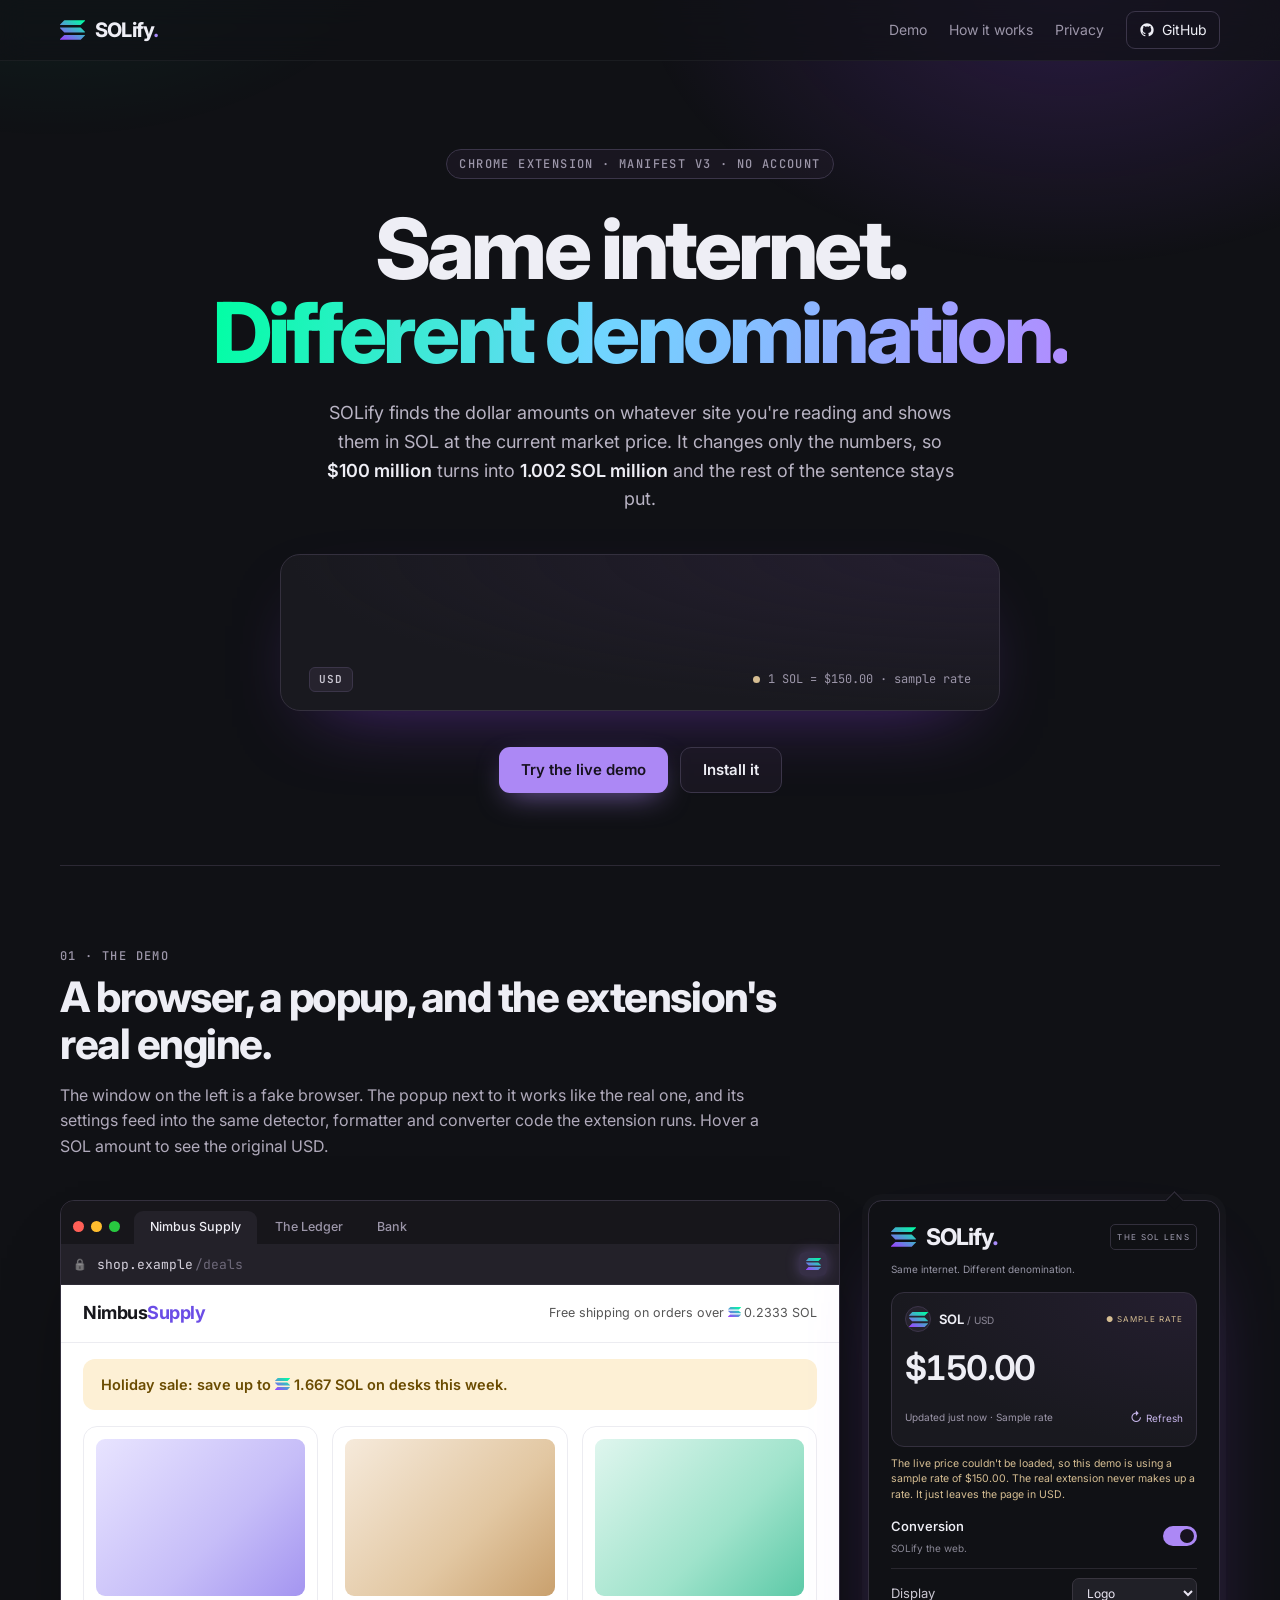
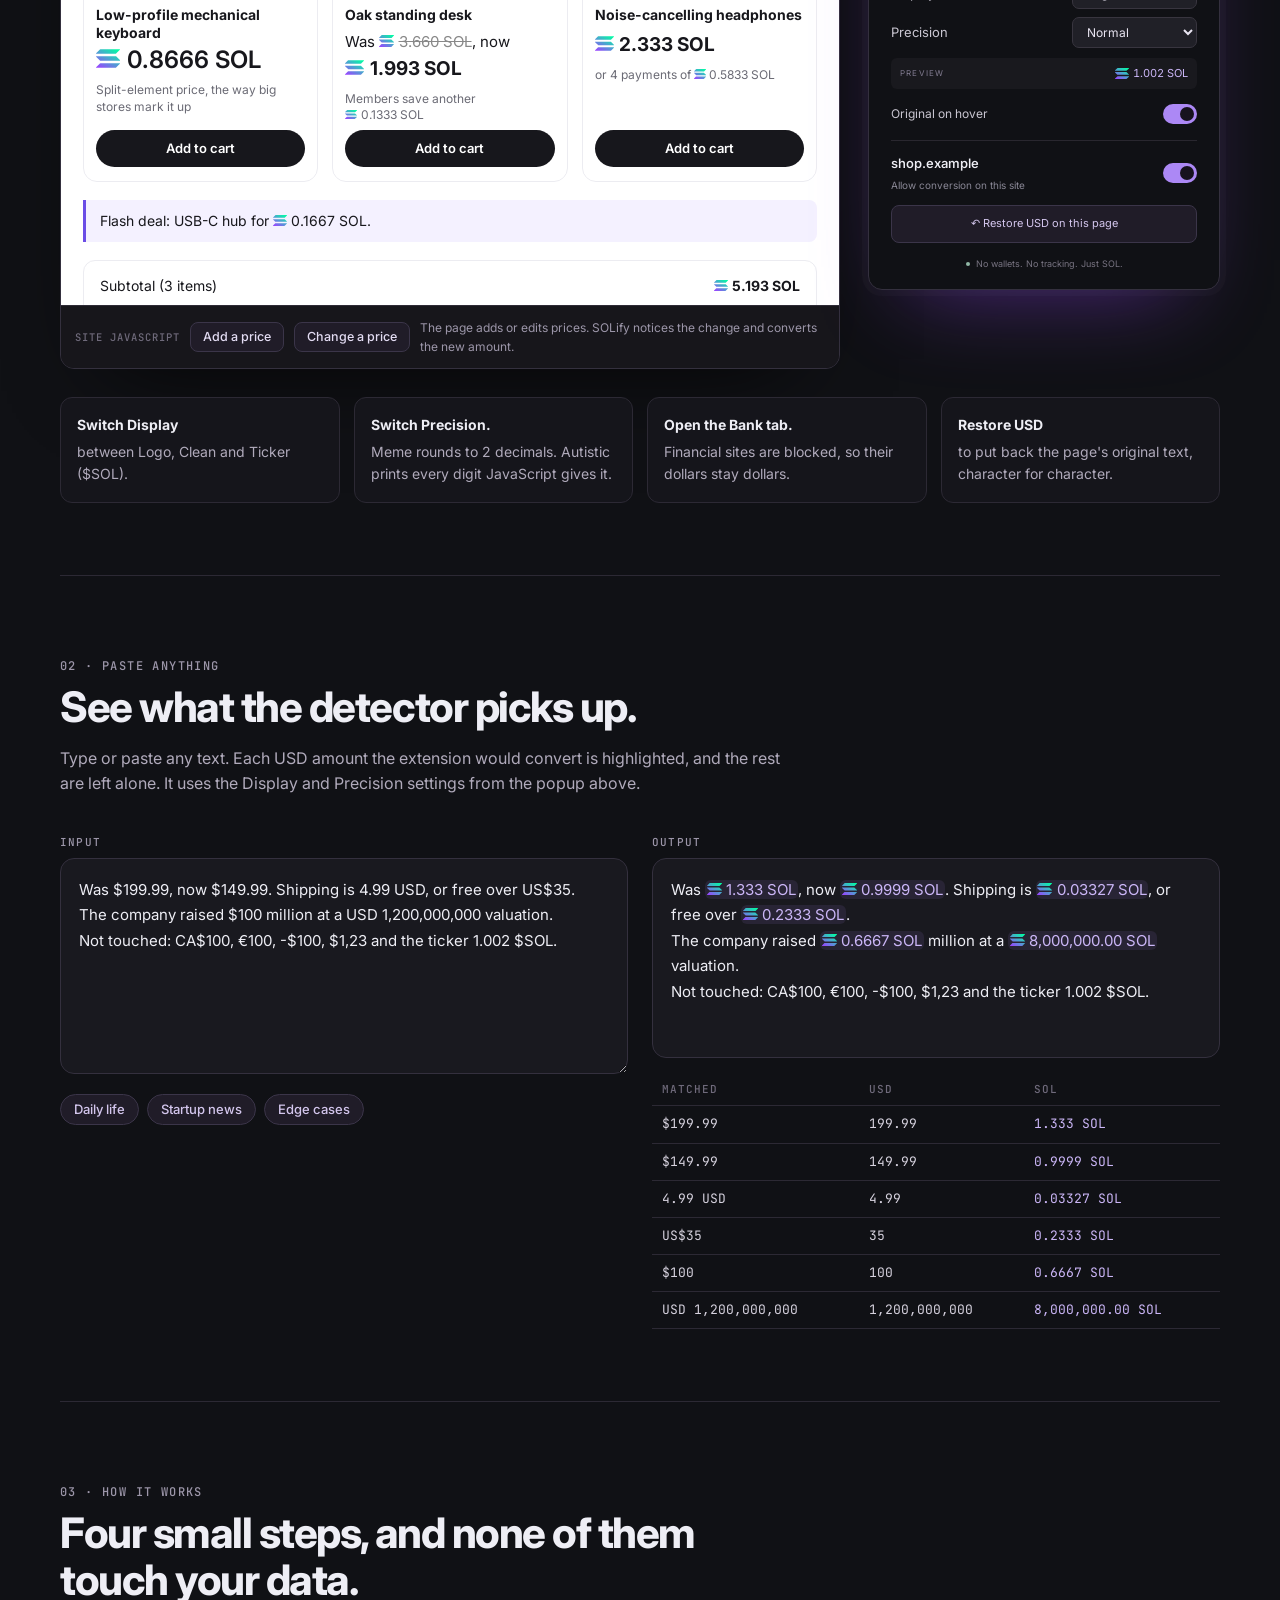
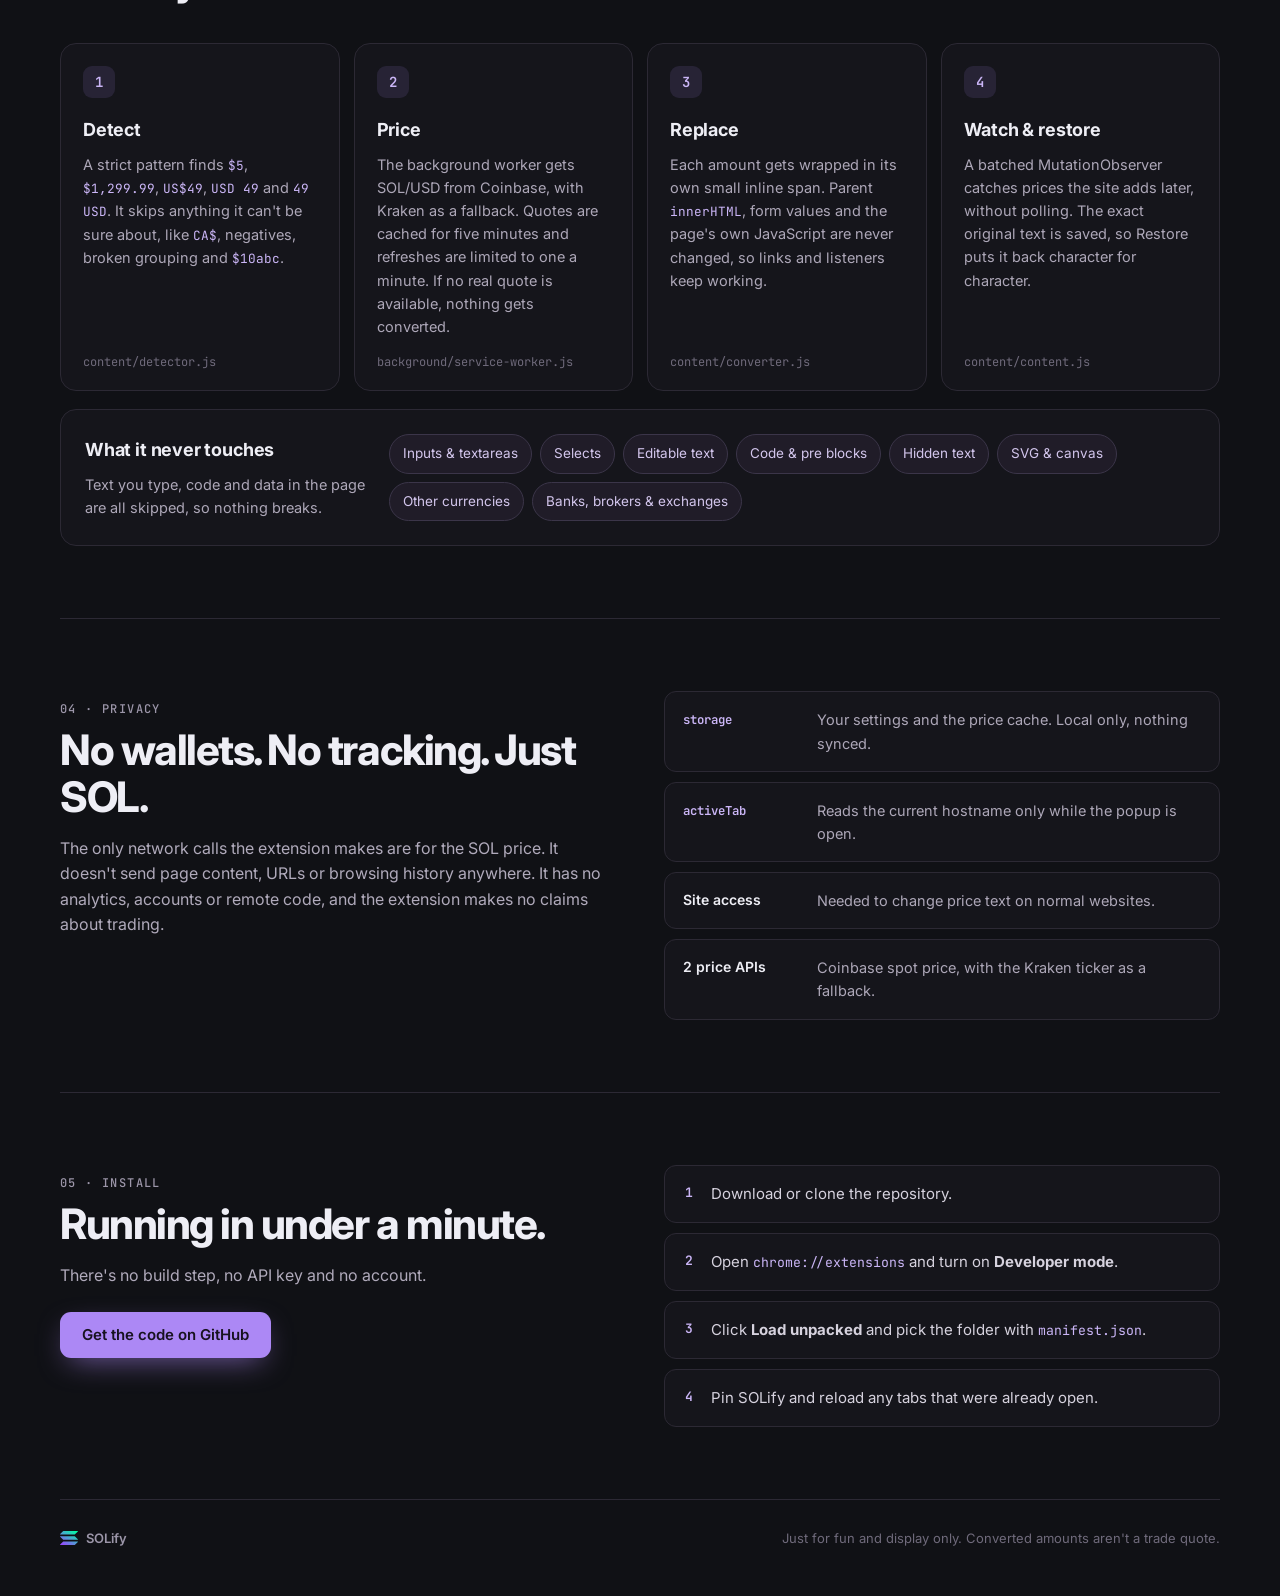
<file: demo-site/index.html>
<!doctype html>
<html lang="en">
<head>
  <meta charset="utf-8">
  <meta name="viewport" content="width=device-width,initial-scale=1">
  <title>SOLify — Dollar prices, shown in SOL</title>
  <meta name="description" content="SOLify is a Chrome extension that shows the dollar prices on the sites you browse in SOL, at the live market rate. Try the interactive demo.">
  <link rel="canonical" href="https://solify-extension.vercel.app/">
  <!-- Link previews: crawlers don't run JavaScript, so these must stay static, with absolute URLs. -->
  <meta property="og:type" content="website">
  <meta property="og:site_name" content="SOLify">
  <meta property="og:title" content="SOLify — Dollar prices, now in SOL">
  <meta property="og:description" content="A Chrome extension that shows dollar prices on the sites you browse in SOL, at the live market rate. Try the interactive demo.">
  <meta property="og:url" content="https://solify-extension.vercel.app/">
  <meta property="og:image" content="https://solify-extension.vercel.app/og-image.png">
  <meta property="og:image:type" content="image/png">
  <meta property="og:image:width" content="1200">
  <meta property="og:image:height" content="630">
  <meta property="og:image:alt" content="SOLify: the headline “Dollar prices, now in SOL.” beside a shop page showing a keyboard priced at 1.302 SOL, with its original $129.99 USD in a tooltip, and the SOLify popup.">
  <meta name="twitter:card" content="summary_large_image">
  <meta name="twitter:title" content="SOLify — Dollar prices, now in SOL">
  <meta name="twitter:description" content="A Chrome extension that shows dollar prices on the sites you browse in SOL, at the live market rate. Try the interactive demo.">
  <meta name="twitter:image" content="https://solify-extension.vercel.app/og-image.png">
  <meta name="twitter:image:alt" content="SOLify: the headline “Dollar prices, now in SOL.” beside a shop page showing a keyboard priced at 1.302 SOL, with its original $129.99 USD in a tooltip, and the SOLify popup.">
  <meta name="theme-color" content="#101115">
  <link rel="icon" type="image/png" href="assets/favicon.png">
  <link rel="icon" href="favicon.ico" sizes="16x16 32x32 48x48">
  <link rel="icon" type="image/svg+xml" href="favicon.svg">
  <link rel="apple-touch-icon" sizes="180x180" href="apple-touch-icon.png">
  <link rel="manifest" href="manifest.webmanifest">
  <meta name="apple-mobile-web-app-title" content="SOLify">
  <link rel="preconnect" href="https://fonts.googleapis.com">
  <link rel="preconnect" href="https://fonts.gstatic.com" crossorigin>
  <link rel="stylesheet" href="https://fonts.googleapis.com/css2?family=Inter:wght@400;500;600;700;800&family=JetBrains+Mono:wght@400;500&display=swap">
  <link rel="stylesheet" href="styles.css">
</head>
<body>
  <a class="skip" href="#demo">Skip to the demo</a>

  <nav class="nav">
    <div class="wrap nav-inner">
      <a class="logo" href="#top" aria-label="SOLify home"><img src="assets/solana.svg" alt="" width="25" height="20"><span>SOLify<span class="dot">.</span></span></a>
      <div class="nav-links">
        <a href="#demo">Demo</a>
        <a href="#how">How it works</a>
        <a href="#privacy">Privacy</a>
        <a class="gh" href="https://github.com/ztxv/usd-to-sol-converter-extension" target="_blank" rel="noopener noreferrer">
          <svg width="16" height="16" viewBox="0 0 24 24" fill="currentColor" aria-hidden="true"><path fill-rule="evenodd" clip-rule="evenodd" d="M12 2C6.477 2 2 6.484 2 12.017c0 4.425 2.865 8.18 6.839 9.504.5.092.682-.217.682-.483 0-.237-.008-.868-.013-1.703-2.782.605-3.369-1.343-3.369-1.343-.454-1.158-1.11-1.466-1.11-1.466-.908-.62.069-.608.069-.608 1.003.07 1.53 1.032 1.53 1.032.892 1.53 2.341 1.088 2.91.832.092-.647.35-1.088.636-1.338-2.22-.253-4.555-1.113-4.555-4.951 0-1.093.39-1.988 1.029-2.688-.103-.253-.446-1.272.098-2.65 0 0 .84-.27 2.75 1.026A9.564 9.564 0 0112 6.844c.85.004 1.705.115 2.504.337 1.909-1.296 2.747-1.027 2.747-1.027.546 1.379.202 2.398.1 2.651.64.7 1.028 1.595 1.028 2.688 0 3.848-2.339 4.695-4.566 4.943.359.309.678.92.678 1.855 0 1.338-.012 2.419-.012 2.747 0 .268.18.58.688.482A10.019 10.019 0 0022 12.017C22 6.484 17.522 2 12 2z"/></svg>
          <span>GitHub</span>
        </a>
      </div>
    </div>
  </nav>

  <header class="hero wrap" id="top">
    <p class="eyebrow">Chrome extension · Manifest V3 · No account</p>
    <h1>Same internet.<br><span class="grad">Different denomination.</span></h1>
    <p class="lede">SOLify finds the dollar amounts on whatever site you're reading and shows them in SOL at the current market price. It changes only the numbers, so <em>$100 million</em> turns into <em>1.002 SOL million</em> and the rest of the sentence stays put.</p>

    <div class="ticker-card" aria-live="polite">
      <div class="ticker-line" id="hero-line"></div>
      <div class="ticker-meta"><span class="ticker-state" id="hero-state">USD</span><span class="rate-chip" id="rate-chip"><span class="pulse" aria-hidden="true"></span><span id="rate-chip-text">Fetching SOL price…</span></span></div>
    </div>

    <div class="cta-row">
      <a class="btn primary" href="#demo">Try the live demo</a>
      <a class="btn ghost" href="#install">Install it</a>
    </div>
  </header>

  <!-- ============================ DEMO ============================ -->
  <section class="section wrap" id="demo">
    <div class="section-head">
      <p class="kicker">01 · The demo</p>
      <h2>A browser, a popup, and the extension's real engine.</h2>
      <p>The window on the left is a fake browser. The popup next to it works like the real one, and its settings feed into the same detector, formatter and converter code the extension runs. Hover a SOL amount to see the original USD.</p>
    </div>

    <div class="demo-grid">
      <div class="browser" aria-label="Simulated browser window">
        <div class="browser-top">
          <div class="lights" aria-hidden="true"><i></i><i></i><i></i></div>
          <div class="tabs" role="tablist" aria-label="Demo websites">
            <button role="tab" class="tab" data-site="shop" aria-selected="true">Nimbus Supply</button>
            <button role="tab" class="tab" data-site="news" aria-selected="false">The Ledger</button>
            <button role="tab" class="tab" data-site="bank" aria-selected="false">Bank</button>
          </div>
        </div>
        <div class="address">
          <span class="lock" aria-hidden="true">🔒</span><span id="address-host">shop.example</span><span class="address-path" id="address-path">/deals</span>
          <span class="ext-pin" id="ext-pin" title="SOLify is active on this page"><img src="assets/solana.svg" alt="" width="15" height="12"></span>
        </div>
        <div class="viewport" id="viewport" role="tabpanel"></div>
        <div class="site-js">
          <span class="site-js-label">Site JavaScript</span>
          <button class="mini" id="add-price">Add a price</button>
          <button class="mini" id="change-price">Change a price</button>
          <span class="site-js-note" id="site-js-note">The page adds or edits prices. SOLify notices the change and converts the new amount.</span>
        </div>
      </div>

      <aside class="popup" aria-label="SOLify popup (simulated)">
        <div class="popup-head">
          <div class="brand"><img src="assets/solana.svg" alt="" width="25" height="20"><strong>SOLify<span class="dot">.</span></strong></div>
          <span class="badge">THE SOL LENS</span>
        </div>
        <p class="tagline">Same internet. Different denomination.</p>
        <section class="market" aria-label="SOL market price">
          <div class="market-top"><span class="coin"><span class="coin-icon"><img src="assets/solana.svg" width="19" height="15" alt=""></span><span>SOL <small>/ USD</small></span></span><span class="live" id="live-label">● MARKET PRICE</span></div>
          <div class="price" id="price">—</div>
          <div class="market-bottom"><span id="updated">Fetching market price…</span><button id="refresh" class="refresh" aria-label="Refresh SOL price">↻ <span>Refresh</span></button></div>
        </section>
        <p class="notice" id="rate-error" role="status" hidden></p>
        <div class="controls">
          <label class="toggle-row"><span><strong>Conversion</strong><small id="conversion-note">SOLify the web.</small></span><input id="enabled" type="checkbox" role="switch" checked><span class="switch" aria-hidden="true"></span></label>
          <div class="divider"></div>
          <div class="select-row"><label for="display">Display</label><select id="display"><option value="logo">Logo</option><option value="clean">Clean</option><option value="ticker">Ticker</option></select></div>
          <div class="select-row"><label for="precision">Precision</label><select id="precision"><option value="meme">Meme</option><option value="normal" selected>Normal</option><option value="autistic">Autistic</option></select></div>
          <div class="preview"><span>PREVIEW</span><output id="preview"></output></div>
          <label class="toggle-row hover-row"><span>Original on hover</span><input id="hover" type="checkbox" role="switch" checked><span class="switch" aria-hidden="true"></span></label>
        </div>
        <div class="site-section">
          <label class="toggle-row"><span class="site-copy"><strong id="site">shop.example</strong><small id="site-note">Allow conversion on this site</small></span><input id="site-enabled" type="checkbox" role="switch" checked><span class="switch" aria-hidden="true"></span></label>
        </div>
        <button id="restore" class="restore">↶ <span>Restore USD on this page</span></button>
        <p class="notice" id="status" role="status" hidden></p>
        <footer class="popup-foot"><span class="privacy-dot"></span> No wallets. No tracking. Just SOL.</footer>
      </aside>
    </div>

    <ul class="try-list" aria-label="Things to try">
      <li><b>Switch Display</b> between Logo, Clean and Ticker ($SOL).</li>
      <li><b>Switch Precision.</b> Meme rounds to 2 decimals. Autistic prints every digit JavaScript gives it.</li>
      <li><b>Open the Bank tab.</b> Financial sites are blocked, so their dollars stay dollars.</li>
      <li><b>Restore USD</b> to put back the page's original text, character for character.</li>
    </ul>
  </section>

  <!-- ============================ PLAYGROUND ============================ -->
  <section class="section wrap" id="playground">
    <div class="section-head">
      <p class="kicker">02 · Paste anything</p>
      <h2>See what the detector picks up.</h2>
      <p>Type or paste any text. Each USD amount the extension would convert is highlighted, and the rest are left alone. It uses the Display and Precision settings from the popup above.</p>
    </div>
    <div class="play">
      <div class="play-col">
        <label class="play-label" for="play-input">Input</label>
        <textarea id="play-input" spellcheck="false" rows="7">Was $199.99, now $149.99. Shipping is 4.99 USD, or free over US$35.
The company raised $100 million at a USD 1,200,000,000 valuation.
Not touched: CA$100, €100, -$100, $1,23 and the ticker 1.002 $SOL.</textarea>
        <div class="chips" id="play-samples">
          <button class="chip" data-sample="Rent is $2,450/mo. Coffee is $5.75. My crypto bag is down $0.000001 today.">Daily life</button>
          <button class="chip" data-sample="Series B: $40 million led by a16z, bringing total funding to USD $62.5 million. Burn: $1.2 million per month.">Startup news</button>
          <button class="chip" data-sample="Prices: $5 · $5.00 · $9.99 · $1,000 · US $49 · USD 49 · 49 USD · CAD $100 · AU$49 · $10abc">Edge cases</button>
        </div>
      </div>
      <div class="play-col">
        <span class="play-label">Output</span>
        <div class="play-output" id="play-output" aria-live="polite"></div>
        <table class="matches" aria-label="Detected amounts">
          <thead><tr><th scope="col">Matched</th><th scope="col">USD</th><th scope="col">SOL</th></tr></thead>
          <tbody id="play-table"></tbody>
        </table>
      </div>
    </div>
  </section>

  <!-- ============================ HOW ============================ -->
  <section class="section wrap" id="how">
    <div class="section-head">
      <p class="kicker">03 · How it works</p>
      <h2>Four small steps, and none of them touch your data.</h2>
    </div>
    <ol class="steps">
      <li class="step">
        <span class="step-n">1</span>
        <h3>Detect</h3>
        <p>A strict pattern finds <code>$5</code>, <code>$1,299.99</code>, <code>US$49</code>, <code>USD 49</code> and <code>49 USD</code>. It skips anything it can't be sure about, like <code>CA$</code>, negatives, broken grouping and <code>$10abc</code>.</p>
        <span class="file">content/detector.js</span>
      </li>
      <li class="step">
        <span class="step-n">2</span>
        <h3>Price</h3>
        <p>The background worker gets SOL/USD from Coinbase, with Kraken as a fallback. Quotes are cached for five minutes and refreshes are limited to one a minute. If no real quote is available, nothing gets converted.</p>
        <span class="file">background/service-worker.js</span>
      </li>
      <li class="step">
        <span class="step-n">3</span>
        <h3>Replace</h3>
        <p>Each amount gets wrapped in its own small inline span. Parent <code>innerHTML</code>, form values and the page's own JavaScript are never changed, so links and listeners keep working.</p>
        <span class="file">content/converter.js</span>
      </li>
      <li class="step">
        <span class="step-n">4</span>
        <h3>Watch &amp; restore</h3>
        <p>A batched MutationObserver catches prices the site adds later, without polling. The exact original text is saved, so Restore puts it back character for character.</p>
        <span class="file">content/content.js</span>
      </li>
    </ol>

    <div class="hands-off">
      <div>
        <h3>What it never touches</h3>
        <p>Text you type, code and data in the page are all skipped, so nothing breaks.</p>
      </div>
      <ul class="pill-list">
        <li>Inputs &amp; textareas</li><li>Selects</li><li>Editable text</li><li>Code &amp; pre blocks</li><li>Hidden text</li><li>SVG &amp; canvas</li><li>Other currencies</li><li>Banks, brokers &amp; exchanges</li>
      </ul>
    </div>
  </section>

  <!-- ============================ PRIVACY ============================ -->
  <section class="section wrap" id="privacy">
    <div class="privacy">
      <div>
        <p class="kicker">04 · Privacy</p>
        <h2>No wallets. No tracking. Just SOL.</h2>
        <p>The only network calls the extension makes are for the SOL price. It doesn't send page content, URLs or browsing history anywhere. It has no analytics, accounts or remote code, and the extension makes no claims about trading.</p>
      </div>
      <dl class="perm">
        <div><dt><code>storage</code></dt><dd>Your settings and the price cache. Local only, nothing synced.</dd></div>
        <div><dt><code>activeTab</code></dt><dd>Reads the current hostname only while the popup is open.</dd></div>
        <div><dt>Site access</dt><dd>Needed to change price text on normal websites.</dd></div>
        <div><dt>2 price APIs</dt><dd>Coinbase spot price, with the Kraken ticker as a fallback.</dd></div>
      </dl>
    </div>
  </section>

  <!-- ============================ INSTALL ============================ -->
  <section class="section wrap" id="install">
    <div class="install">
      <div>
        <p class="kicker">05 · Install</p>
        <h2>Running in under a minute.</h2>
        <p>There's no build step, no API key and no account.</p>
        <a class="btn primary" href="https://github.com/ztxv/usd-to-sol-converter-extension" target="_blank" rel="noopener noreferrer">Get the code on GitHub</a>
      </div>
      <ol class="install-steps">
        <li>Download or clone the repository.</li>
        <li>Open <code>chrome://extensions</code> and turn on <b>Developer mode</b>.</li>
        <li>Click <b>Load unpacked</b> and pick the folder with <code>manifest.json</code>.</li>
        <li>Pin SOLify and reload any tabs that were already open.</li>
      </ol>
    </div>
  </section>

  <footer class="site-foot wrap">
    <span><img src="assets/solana.svg" alt="" width="18" height="14"> SOLify</span>
    <span>Just for fun and display only. Converted amounts aren't a trade quote.</span>
  </footer>

  <!-- The extension's engine expects chrome.runtime.getURL. Point it at this site's copy of the logo. -->
  <script>globalThis.chrome = {runtime: {getURL: path => path}};</script>
  <script src="engine/detector.js"></script>
  <script src="engine/formatting.js"></script>
  <script src="engine/converter.js"></script>
  <script src="app.js"></script>
</body>
</html>
</file>
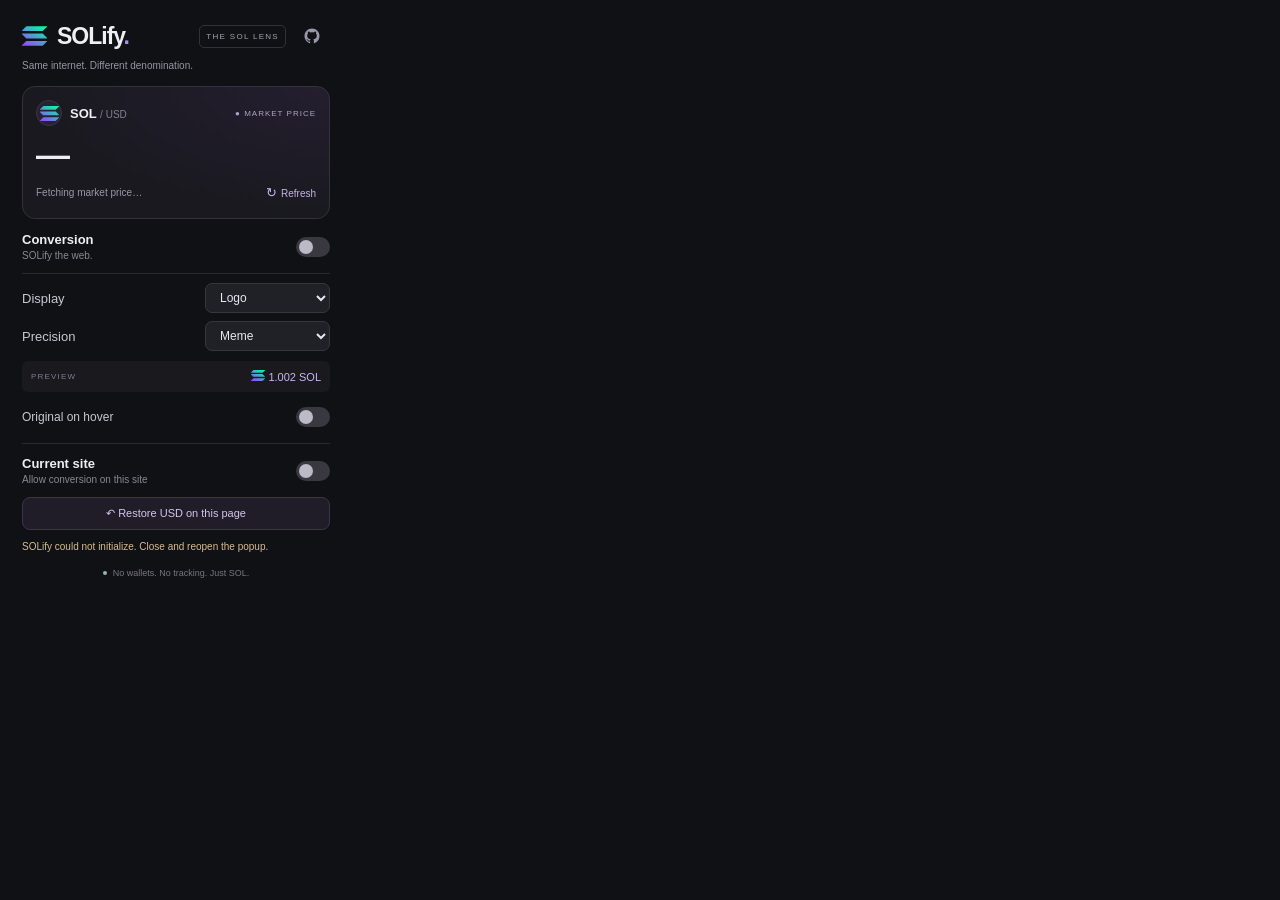
<file: popup/popup.html>
<!doctype html>
<html lang="en">
<head><meta charset="utf-8"><meta name="viewport" content="width=device-width,initial-scale=1"><title>SOLify</title><link rel="stylesheet" href="popup.css"></head>
<body>
  <main>
    <header>
      <div class="brand"><img src="../assets/solana.svg" alt="" width="25" height="20"><h1>SOLify<span class="dot">.</span></h1></div>
      <div class="header-right">
        <span class="badge">THE SOL LENS</span>
        <a id="github-link" class="github-link" href="https://github.com/ztxv/usd-to-sol-converter-extension" target="_blank" rel="noopener noreferrer" aria-label="GitHub repository" title="GitHub repository">
          <svg xmlns="http://www.w3.org/2000/svg" width="18" height="18" viewBox="0 0 24 24" fill="currentColor" aria-hidden="true"><path fill-rule="evenodd" clip-rule="evenodd" d="M12 2C6.477 2 2 6.484 2 12.017c0 4.425 2.865 8.18 6.839 9.504.5.092.682-.217.682-.483 0-.237-.008-.868-.013-1.703-2.782.605-3.369-1.343-3.369-1.343-.454-1.158-1.11-1.466-1.11-1.466-.908-.62.069-.608.069-.608 1.003.07 1.53 1.032 1.53 1.032.892 1.53 2.341 1.088 2.91.832.092-.647.35-1.088.636-1.338-2.22-.253-4.555-1.113-4.555-4.951 0-1.093.39-1.988 1.029-2.688-.103-.253-.446-1.272.098-2.65 0 0 .84-.27 2.75 1.026A9.564 9.564 0 0112 6.844c.85.004 1.705.115 2.504.337 1.909-1.296 2.747-1.027 2.747-1.027.546 1.379.202 2.398.1 2.651.64.7 1.028 1.595 1.028 2.688 0 3.848-2.339 4.695-4.566 4.943.359.309.678.92.678 1.855 0 1.338-.012 2.419-.012 2.747 0 .268.18.58.688.482A10.019 10.019 0 0022 12.017C22 6.484 17.522 2 12 2z"/></svg>
        </a>
      </div>
    </header>
    <p class="tagline">Same internet. Different denomination.</p>
    <section class="market" aria-label="SOL market price">
      <div class="market-top"><span class="coin"><span class="coin-icon"><img src="../assets/solana.svg" width="19" height="15" alt=""></span><span>SOL <small>/ USD</small></span></span><span class="live">● MARKET PRICE</span></div>
      <div id="price" class="price">—</div>
      <div class="market-bottom"><span id="updated">Fetching market price…</span><button id="refresh" class="refresh" aria-label="Refresh SOL price" title="Refresh SOL price">↻ <span>Refresh</span></button></div>
    </section>
    <p id="rate-error" class="notice" role="status" hidden></p>
    <section class="controls" aria-label="Preferences">
      <label class="toggle-row"><span><strong>Conversion</strong><small id="conversion-note">SOLify the web.</small></span><input id="enabled" type="checkbox" role="switch"><span class="switch" aria-hidden="true"></span></label>
      <div class="divider"></div>
      <div class="select-row"><label for="display">Display</label><select id="display"><option value="logo">Logo</option><option value="clean">Clean</option><option value="ticker">Ticker</option></select></div>
      <div class="select-row"><label for="precision">Precision</label><select id="precision"><option value="meme">Meme</option><option value="normal">Normal</option><option value="autistic">Autistic</option></select></div>
      <div class="preview"><span>PREVIEW</span><output id="preview"><img src="../assets/solana.svg" alt="" width="14" height="11"> 1.002 SOL</output></div>
      <label class="toggle-row hover-row"><span>Original on hover</span><input id="hover" type="checkbox" role="switch"><span class="switch" aria-hidden="true"></span></label>
    </section>
    <section class="site-section" aria-label="Current site"><label class="toggle-row"><span class="site-copy"><strong id="site">Current site</strong><small id="site-note">Allow conversion on this site</small></span><input id="site-enabled" type="checkbox" role="switch"><span class="switch" aria-hidden="true"></span></label></section>
    <button id="restore" class="restore">↶ <span>Restore USD on this page</span></button>
    <p id="status" class="notice" role="status" hidden></p>
    <footer><span class="privacy-dot"></span> No wallets. No tracking. Just SOL.</footer>
  </main>
  <script src="../utils/settings.js"></script><script src="../utils/formatting.js"></script><script src="popup.js"></script>
</body>
</html>
</file>
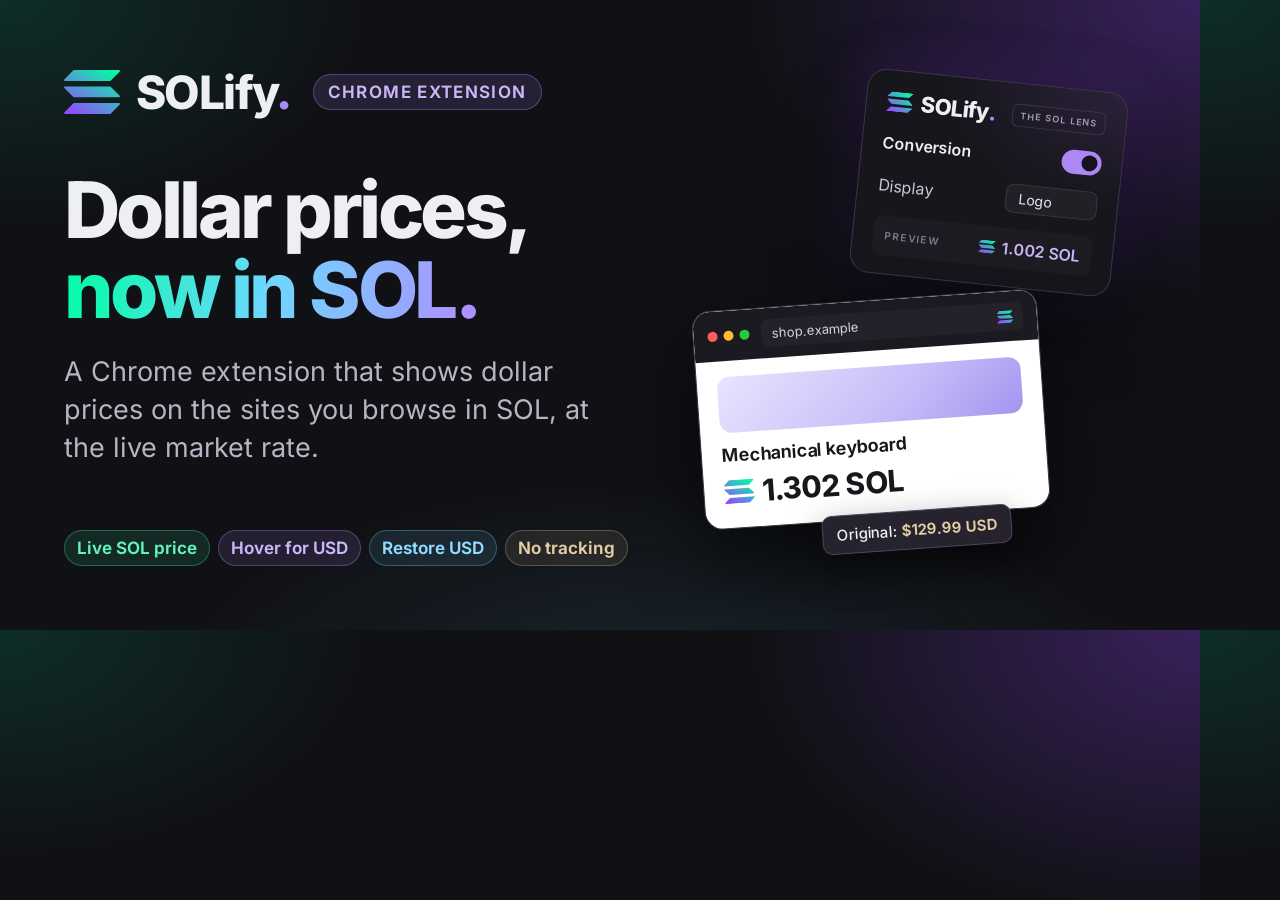
<file: scripts/og-image.html>
<!doctype html>
<!--
  Source for demo-site/og-image.png, the link-preview card shown by iMessage, Slack, Discord, X and LinkedIn.
  Renders at exactly 1200x630. Re-render it (and the app icons) from the repository root with:
    node scripts/render-brand-assets.cjs
  That uses the preinstalled Playwright. Fonts load from scripts/fonts/, never from the network.
  The motif on the right is illustrative UI: shop.example is not a real store, and the SOL
  amount uses the same fixed $99.82 illustration rate as the extension popup's preview.
-->
<html lang="en">
<head>
<meta charset="utf-8">
<style>
  @font-face { font-family: 'Inter'; src: url('fonts/inter-latin-wght-normal.woff2') format('woff2'); font-weight: 100 900; }
  * { box-sizing: border-box; margin: 0; }
  html, body { width: 1200px; height: 630px; overflow: hidden; }
  body {
    font-family: 'Inter', sans-serif; color: #eeeef5; position: relative;
    background:
      radial-gradient(640px 420px at 100% 0%, rgba(153, 69, 255, 0.30), transparent 70%),
      radial-gradient(520px 320px at 0% 0%, rgba(0, 255, 163, 0.12), transparent 70%),
      radial-gradient(700px 300px at 55% 110%, rgba(111, 214, 255, 0.10), transparent 70%),
      #101115;
  }

  /* Left column: brand, headline, subline, chips */
  .left { position: absolute; left: 64px; top: 64px; width: 600px; height: 502px; display: flex; flex-direction: column; }
  .brand { display: flex; align-items: center; gap: 16px; }
  .brand img { width: 56px; height: 44px; }
  .brand b { font-weight: 800; font-size: 46px; letter-spacing: -0.035em; }
  .brand b i { font-style: normal; color: #a98bfa; }
  .pill { margin-left: 6px; font-weight: 650; font-size: 17px; letter-spacing: 0.08em; text-transform: uppercase; padding: 7px 14px; border-radius: 999px; background: rgba(172, 136, 245, 0.14); color: #cbb6f7; border: 1.5px solid rgba(172, 136, 245, 0.35); }
  h1 { font-weight: 800; font-size: 78px; line-height: 1.02; letter-spacing: -0.045em; margin-top: 50px; }
  h1 span { background: linear-gradient(100deg, #00ffa3 0%, #6fd6ff 50%, #b18cff 100%); -webkit-background-clip: text; background-clip: text; color: transparent; padding-bottom: 6px; }
  p.sub { margin-top: 24px; font-size: 27px; line-height: 1.4; color: #b9b4c4; max-width: 570px; }
  .foot { margin-top: auto; display: flex; align-items: center; gap: 8px; flex-wrap: nowrap; }
  .chip { font-weight: 650; font-size: 17px; padding: 7px 12px; border-radius: 999px; white-space: nowrap; border: 1.5px solid; }
  .c1 { background: rgba(63, 242, 176, 0.10); color: #5ff5bf; border-color: rgba(63, 242, 176, 0.32); }
  .c2 { background: rgba(172, 136, 245, 0.12); color: #cbb6f7; border-color: rgba(172, 136, 245, 0.34); }
  .c3 { background: rgba(111, 214, 255, 0.10); color: #8fdcff; border-color: rgba(111, 214, 255, 0.30); }
  .c4 { background: rgba(213, 189, 146, 0.10); color: #e3cda4; border-color: rgba(213, 189, 146, 0.30); }

  /* Right stage: the product motif */
  .stage { position: absolute; left: 690px; top: 64px; width: 446px; height: 502px; }
  .popup {
    position: absolute; right: 16px; top: 16px; width: 262px; padding: 18px 20px; border-radius: 20px;
    background: radial-gradient(260px 160px at 100% 0%, rgba(53, 38, 72, 0.7), transparent 70%), #16161c;
    border: 1.5px solid #3b3549; transform: rotate(6deg);
    box-shadow: 0 30px 70px rgba(0, 0, 0, 0.55), 0 0 60px rgba(153, 69, 255, 0.18);
  }
  .p-head { display: flex; align-items: center; justify-content: space-between; }
  .p-brand { display: flex; align-items: center; gap: 8px; font-weight: 800; font-size: 22px; letter-spacing: -0.03em; }
  .p-brand img { width: 26px; height: 20px; }
  .p-brand i { font-style: normal; color: #a98bfa; }
  .badge { font-size: 9px; font-weight: 600; letter-spacing: 0.14em; color: #a3a0b4; border: 1px solid #3b3549; border-radius: 6px; padding: 5px 7px; }
  .row { display: flex; align-items: center; justify-content: space-between; margin-top: 16px; font-size: 16px; color: #c9c6d1; }
  .row strong { color: #eeeef5; font-weight: 600; }
  .switch { width: 40px; height: 24px; border-radius: 99px; background: #ac88f5; position: relative; }
  .switch::after { content: ""; position: absolute; right: 4px; top: 4px; width: 16px; height: 16px; border-radius: 50%; background: #17121f; }
  .select { font-size: 14px; color: #e9e5f2; background: #202027; border: 1px solid #38353f; border-radius: 8px; padding: 5px 12px; min-width: 92px; }
  .preview { margin-top: 16px; display: flex; align-items: center; justify-content: space-between; background: #1d1c23; border-radius: 9px; padding: 10px 12px; }
  .preview span { font-size: 10px; letter-spacing: 0.14em; color: #817b90; font-weight: 600; }
  .preview b { display: flex; align-items: center; gap: 6px; font-size: 16px; color: #cbb6f7; font-weight: 600; }
  .preview b img { width: 17px; height: 13px; }

  .browser {
    position: absolute; left: 8px; top: 236px; width: 346px; border-radius: 18px; overflow: hidden;
    background: #fff; border: 1.5px solid #3b3549; transform: rotate(-4deg);
    box-shadow: 0 34px 80px rgba(0, 0, 0, 0.6);
  }
  .b-top { display: flex; align-items: center; gap: 12px; background: #1b1a20; padding: 11px 14px; }
  .lights { display: flex; gap: 6px; }
  .lights i { width: 10px; height: 10px; border-radius: 50%; }
  .lights i:nth-child(1) { background: #ff5f57; } .lights i:nth-child(2) { background: #febc2e; } .lights i:nth-child(3) { background: #28c840; }
  .url { flex: 1; font-size: 13px; color: #d6d2de; background: #232129; border-radius: 7px; padding: 6px 10px; display: flex; align-items: center; justify-content: space-between; }
  .url img { width: 16px; height: 13px; }
  .b-body { padding: 16px 20px 18px; color: #17171c; }
  .thumb { height: 56px; border-radius: 12px; background: linear-gradient(135deg, #e8e4ff, #c6bdf8 60%, #a495f0); }
  .item { margin-top: 12px; font-weight: 650; font-size: 18px; letter-spacing: -0.01em; }
  .price { margin-top: 8px; display: inline-flex; align-items: center; gap: 8px; font-weight: 750; font-size: 30px; letter-spacing: -0.03em; }
  .price img { width: 30px; height: 24px; }
  .cart { margin-top: 14px; background: #17171c; color: #fff; border-radius: 99px; text-align: center; font-weight: 650; font-size: 15px; padding: 10px; }

  .tip {
    position: absolute; left: 132px; top: 446px; transform: rotate(-4deg);
    background: #26232e; color: #eeeef5; border: 1.5px solid #4e4462; border-radius: 10px; padding: 9px 13px;
    font-size: 15px; font-weight: 500; white-space: nowrap; box-shadow: 0 16px 36px rgba(0, 0, 0, 0.5);
  }
  .tip b { color: #e3cda4; font-weight: 650; }
</style>
</head>
<body>
  <div class="left">
    <div class="brand">
      <img src="../demo-site/assets/solana.svg" alt="">
      <b>SOLify<i>.</i></b>
      <span class="pill">Chrome extension</span>
    </div>
    <h1>Dollar prices,<br><span>now in SOL.</span></h1>
    <p class="sub">A Chrome extension that shows dollar prices on the sites you browse in SOL, at the live market rate.</p>
    <div class="foot">
      <span class="chip c1">Live SOL price</span>
      <span class="chip c2">Hover for USD</span>
      <span class="chip c3">Restore USD</span>
      <span class="chip c4">No tracking</span>
    </div>
  </div>

  <div class="stage" aria-hidden="true">
    <div class="popup">
      <div class="p-head"><span class="p-brand"><img src="../demo-site/assets/solana.svg" alt=""><span>SOLify<i>.</i></span></span><span class="badge">THE SOL LENS</span></div>
      <div class="row"><strong>Conversion</strong><span class="switch"></span></div>
      <div class="row"><span>Display</span><span class="select">Logo</span></div>
      <div class="preview"><span>PREVIEW</span><b><img src="../demo-site/assets/solana.svg" alt="">1.002 SOL</b></div>
    </div>
    <div class="browser">
      <div class="b-top"><span class="lights"><i></i><i></i><i></i></span><span class="url">shop.example<img src="../demo-site/assets/solana.svg" alt=""></span></div>
      <div class="b-body">
        <div class="thumb"></div>
        <div class="item">Mechanical keyboard</div>
        <div class="price"><img src="../demo-site/assets/solana.svg" alt="">1.302 SOL</div>
      </div>
    </div>
    <div class="tip">Original: <b>$129.99 USD</b></div>
  </div>
</body>
</html>
</file>
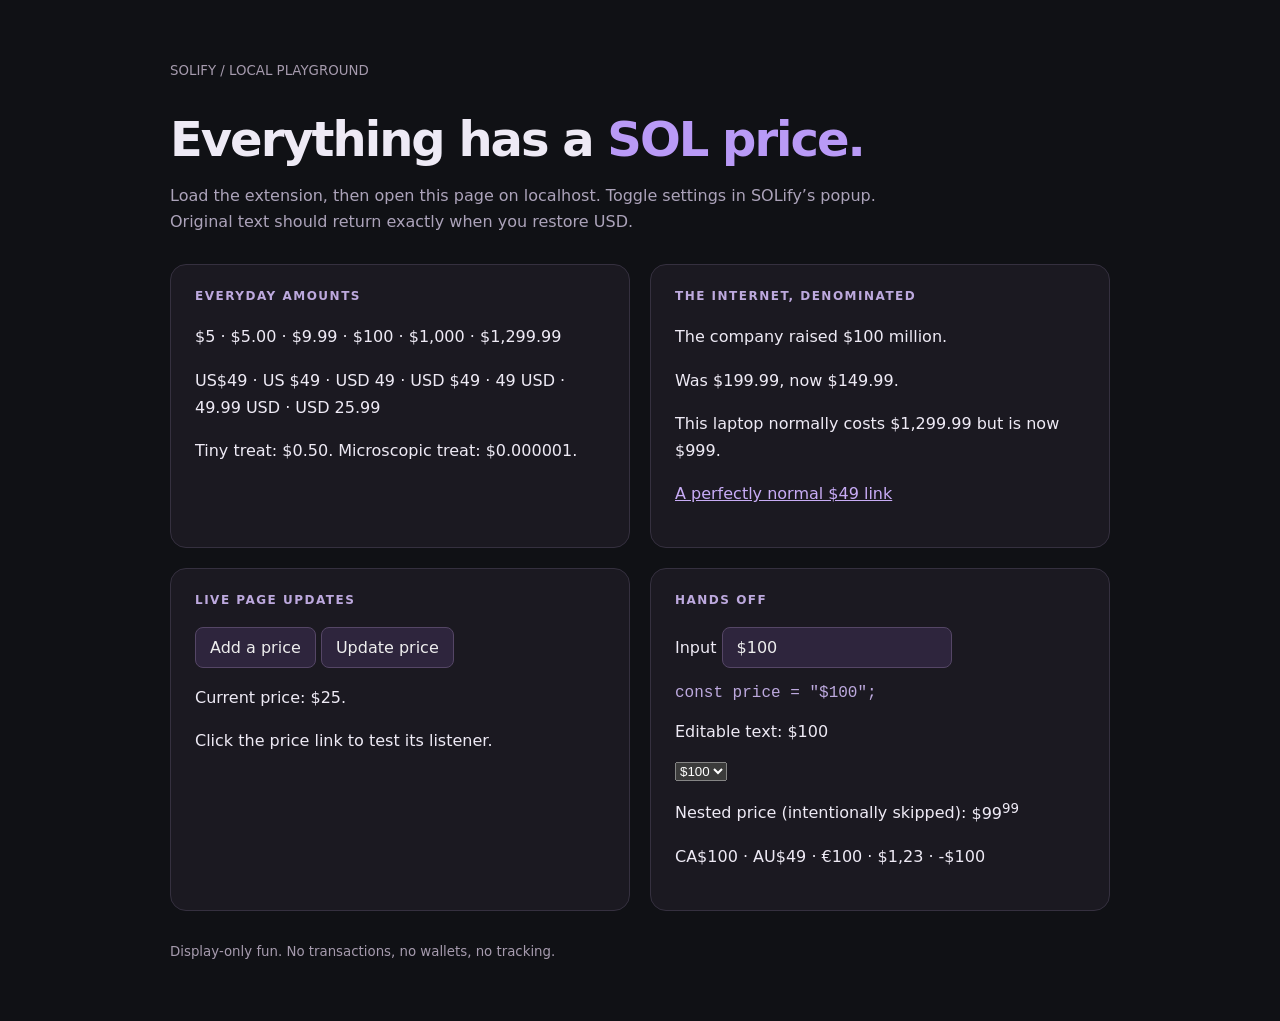
<file: tests/demo.html>
<!doctype html><html lang="en"><head><meta charset="utf-8"><meta name="viewport" content="width=device-width,initial-scale=1"><title>SOLify playground</title><style>
:root{color-scheme:dark;font:16px system-ui;background:#101115;color:#eeeaf5}body{max-width:940px;margin:60px auto;padding:0 30px}h1{font-size:48px;letter-spacing:-2px;margin-bottom:10px}h1 span{color:#b99af6}header p{color:#aca3ba;line-height:1.6}main{display:grid;grid-template-columns:1fr 1fr;gap:20px;margin:30px 0}section{background:#1b1921;border:1px solid #35303f;border-radius:16px;padding:24px}h2{font-size:12px;letter-spacing:1.5px;text-transform:uppercase;color:#bda9de;margin:0 0 20px}p{line-height:1.7}button,input{font:inherit;padding:10px 14px;background:#2e253d;color:#eee;border:1px solid #554666;border-radius:8px}button{cursor:pointer}input{max-width:100%}code{color:#bda9de}small{color:#a69bae}a{color:#c8acf6}@media(max-width:680px){main{grid-template-columns:1fr}}
</style></head><body><header><small>SOLIFY / LOCAL PLAYGROUND</small><h1>Everything has a <span>SOL price.</span></h1><p>Load the extension, then open this page on localhost. Toggle settings in SOLify’s popup.<br>Original text should return exactly when you restore USD.</p></header><main>
<section><h2>Everyday amounts</h2><p id="basic">$5 · $5.00 · $9.99 · $100 · $1,000 · $1,299.99</p><p id="notations">US$49 · US $49 · USD 49 · USD $49 · 49 USD · 49.99 USD · USD 25.99</p><p id="small">Tiny treat: $0.50. Microscopic treat: $0.000001.</p></section>
<section><h2>The internet, denominated</h2><p id="million">The company raised $100 million.</p><p id="multiple">Was $199.99, now $149.99.</p><p id="laptop">This laptop normally costs $1,299.99 but is now $999.</p><p><a id="price-link" href="#clicked">A perfectly normal $49 link</a></p></section>
<section><h2>Live page updates</h2><div id="dynamic"></div><button id="add">Add a price</button> <button id="update">Update price</button><p id="changing">Current price: $25.</p><p id="link-result">Click the price link to test its listener.</p></section>
<section><h2>Hands off</h2><label>Input <input id="safe-input" value="$100"></label><pre id="safe-code"><code>const price = "$100";</code></pre><p contenteditable="true" id="editable">Editable text: $100</p><select id="safe-select"><option>$100</option></select><p>Nested price (intentionally skipped): <span id="nested"><span>$</span><span>99</span><sup>99</sup></span></p><p hidden id="hidden">$100 hidden</p><p id="non-usd">CA$100 · AU$49 · €100 · $1,23 · -$100</p></section>
</main><small>Display-only fun. No transactions, no wallets, no tracking.</small><script src="demo.js"></script></body></html>
</file>
<file: demo-site/styles.css>
/* SOLify demo site. The palette matches popup/popup.css. */
:root {
  color-scheme: dark;
  --bg: #101115;
  --bg-2: #15151b;
  --surface: #19191f;
  --surface-2: #201c28;
  --line: #2c2934;
  --line-2: #3b3549;
  --text: #eeeef5;
  --muted: #9c96a9;
  --faint: #6f6a7b;
  --violet: #ac88f5;
  --violet-soft: #cbb6f7;
  --mint: #3ff2b0;
  --amber: #d5bd92;
  --grad: linear-gradient(100deg, #00ffa3 0%, #6fd6ff 45%, #b18cff 100%);
  --radius: 16px;
  --sans: Inter, -apple-system, BlinkMacSystemFont, "Segoe UI", sans-serif;
  --mono: "JetBrains Mono", ui-monospace, SFMono-Regular, Menlo, monospace;
}

* { box-sizing: border-box; }
html { scroll-behavior: smooth; }
body {
  margin: 0;
  background: var(--bg);
  color: var(--text);
  font: 16px/1.6 var(--sans);
  -webkit-font-smoothing: antialiased;
  overflow-x: hidden;
}
body::before {
  content: "";
  position: fixed;
  inset: -20vh -10vw auto;
  height: 90vh;
  background:
    radial-gradient(40% 50% at 78% 20%, rgba(153, 69, 255, .20), transparent 70%),
    radial-gradient(35% 45% at 12% 8%, rgba(0, 255, 163, .09), transparent 70%);
  pointer-events: none;
  z-index: -1;
}
img { max-width: 100%; }
a { color: var(--violet-soft); }
code { font-family: var(--mono); font-size: .88em; color: var(--violet-soft); }
:focus-visible { outline: 2px solid #ba99fa; outline-offset: 3px; }
[hidden] { display: none !important; }

.wrap { width: min(1160px, 100% - 32px); margin-inline: auto; }
.skip { position: absolute; left: -999px; }
.skip:focus { left: 16px; top: 16px; z-index: 10; background: var(--surface); padding: 8px 12px; border-radius: 8px; }
.dot { color: #a98bfa; }

/* ---------------------------------------------------------------- nav */
.nav {
  position: sticky; top: 0; z-index: 5;
  backdrop-filter: blur(14px);
  background: rgba(16, 17, 21, .72);
  border-bottom: 1px solid rgba(255, 255, 255, .05);
}
.nav-inner { display: flex; align-items: center; justify-content: space-between; height: 60px; gap: 16px; }
.logo { display: flex; align-items: center; gap: 10px; color: var(--text); text-decoration: none; font-weight: 750; font-size: 20px; letter-spacing: -.8px; }
.nav-links { display: flex; align-items: center; gap: 22px; font-size: 14px; }
.nav-links a { color: var(--muted); text-decoration: none; transition: color .15s; }
.nav-links a:hover { color: var(--text); }
.gh {
  display: inline-flex; align-items: center; gap: 7px;
  padding: 7px 12px; border: 1px solid var(--line-2); border-radius: 9px;
  color: var(--text) !important;
}
.gh:hover { background: #281d38; border-color: #4e355c; }

/* ---------------------------------------------------------------- hero */
.hero { padding: 88px 0 72px; text-align: center; }
.eyebrow, .kicker {
  font: 500 12px/1 var(--mono); letter-spacing: 1.4px; text-transform: uppercase; color: var(--muted);
}
.eyebrow {
  display: inline-block; padding: 8px 12px; border: 1px solid var(--line-2); border-radius: 99px;
  background: rgba(32, 28, 40, .6); margin: 0 0 28px;
}
h1 {
  font-size: clamp(40px, 7.4vw, 84px); line-height: 1.0; letter-spacing: -0.045em;
  font-weight: 800; margin: 0 0 24px;
}
.grad { background: var(--grad); -webkit-background-clip: text; background-clip: text; color: transparent; }
.lede { max-width: 640px; margin: 0 auto 40px; color: #b9b4c4; font-size: clamp(16px, 2vw, 18px); }
.lede em { font-style: normal; color: var(--text); font-weight: 600; }

.ticker-card {
  max-width: 720px; margin: 0 auto 36px; padding: 26px 28px 18px;
  background: radial-gradient(ellipse at 100% 0, #35264866, transparent 70%), var(--surface);
  border: 1px solid #34303e; border-radius: 20px;
  box-shadow: 0 30px 80px -40px rgba(153, 69, 255, .5);
}
.ticker-line {
  min-height: 2.6em; display: flex; align-items: center; justify-content: center; flex-wrap: wrap;
  font-size: clamp(19px, 2.8vw, 27px); font-weight: 600; letter-spacing: -.02em; line-height: 1.3;
  transition: opacity .25s ease, transform .25s ease, filter .25s ease;
}
.ticker-line.out { opacity: 0; transform: translateY(6px); filter: blur(3px); }
.ticker-meta { display: flex; justify-content: space-between; align-items: center; gap: 12px; margin-top: 16px; font-size: 12px; color: var(--muted); flex-wrap: wrap; }
.ticker-state {
  font: 600 11px/1 var(--mono); letter-spacing: 1px; padding: 6px 9px; border-radius: 6px;
  background: #26232e; color: #c9c6d1; border: 1px solid var(--line-2);
}
.ticker-state.sol { color: var(--mint); border-color: rgba(63, 242, 176, .35); background: rgba(63, 242, 176, .07); }
.rate-chip { display: inline-flex; align-items: center; gap: 8px; font-family: var(--mono); font-size: 12px; }
.pulse { width: 7px; height: 7px; border-radius: 50%; background: var(--mint); box-shadow: 0 0 0 0 rgba(63, 242, 176, .6); animation: pulse 2s infinite; }
.rate-chip.sample .pulse { background: var(--amber); animation: none; }
@keyframes pulse { 70% { box-shadow: 0 0 0 8px rgba(63, 242, 176, 0); } 100% { box-shadow: 0 0 0 0 rgba(63, 242, 176, 0); } }

/* Highlighted amounts in the hero + playground */
mark.amt { background: none; color: inherit; border-radius: 6px; padding: 0 .12em; white-space: nowrap; }
mark.amt.usd { color: #e9e5f2; box-shadow: inset 0 -.14em 0 rgba(213, 189, 146, .45); }
mark.amt.sol { color: var(--violet-soft); background: rgba(172, 136, 245, .1); }
.sol-logo { display: inline-block; width: 1em; height: .8em; margin-right: .28em; vertical-align: baseline; }

.cta-row { display: flex; gap: 12px; justify-content: center; flex-wrap: wrap; }
.btn {
  display: inline-flex; align-items: center; justify-content: center; gap: 8px;
  height: 46px; padding: 0 22px; border-radius: 11px; font-weight: 600; font-size: 15px; text-decoration: none;
  transition: transform .15s, background .15s, box-shadow .15s;
}
.btn.primary { background: var(--violet); color: #17121f; box-shadow: 0 10px 30px -10px rgba(172, 136, 245, .7); }
.btn.primary:hover { transform: translateY(-1px); background: #bb9cf8; }
.btn.ghost { color: var(--text); border: 1px solid var(--line-2); background: rgba(32, 28, 40, .6); }
.btn.ghost:hover { background: #2b2437; }

/* ---------------------------------------------------------------- sections */
.section { padding: 72px 0; border-top: 1px solid var(--line); scroll-margin-top: 60px; }
.section-head { max-width: 720px; margin-bottom: 40px; }
.section-head p:not(.kicker) { color: #b0aabb; margin: 0; }
h2 { font-size: clamp(28px, 4vw, 42px); line-height: 1.1; letter-spacing: -.035em; margin: 12px 0 16px; font-weight: 750; }
h3 { font-size: 18px; letter-spacing: -.01em; margin: 0 0 8px; }

/* ---------------------------------------------------------------- demo */
.demo-grid { display: grid; grid-template-columns: minmax(0, 1fr) 352px; gap: 28px; align-items: start; }

.browser {
  border: 1px solid #34303e; border-radius: 14px; overflow: hidden; background: #1b1a20;
  box-shadow: 0 40px 90px -50px rgba(0, 0, 0, .9);
}
.browser-top { display: flex; align-items: flex-end; gap: 14px; padding: 10px 12px 0; background: #17161b; }
.lights { display: flex; gap: 7px; padding-bottom: 12px; }
.lights i { width: 11px; height: 11px; border-radius: 50%; background: #3a3842; }
.lights i:nth-child(1) { background: #ff5f57; } .lights i:nth-child(2) { background: #febc2e; } .lights i:nth-child(3) { background: #28c840; }
.tabs { display: flex; gap: 2px; min-width: 0; overflow-x: auto; scrollbar-width: none; }
.tab {
  font: 500 12.5px/1 var(--sans); color: var(--muted); background: transparent; border: 0;
  padding: 10px 16px 11px; border-radius: 9px 9px 0 0; cursor: pointer; white-space: nowrap;
}
.tab:hover { color: var(--text); background: #221f28; }
.tab[aria-selected="true"] { background: #232129; color: var(--text); }
.address {
  display: flex; align-items: center; gap: 2px; margin: 0; padding: 8px 12px; background: #232129;
  font: 13px/1 var(--mono); color: #d6d2de; border-bottom: 1px solid #2e2b36;
}
.lock { font-size: 11px; margin-right: 8px; filter: grayscale(1); opacity: .6; }
.address-path { color: var(--faint); }
.ext-pin {
  margin-left: auto; display: grid; place-items: center; width: 28px; height: 24px; border-radius: 6px;
  filter: grayscale(1); opacity: .35; transition: all .2s;
}
.ext-pin.on { filter: none; opacity: 1; background: rgba(172, 136, 245, .14); box-shadow: 0 0 14px rgba(172, 136, 245, .3); }

.viewport { min-height: 470px; max-height: 620px; overflow: auto; background: #fff; color: #17171c; }
.site-js {
  display: flex; flex-wrap: wrap; align-items: center; gap: 8px 10px; padding: 12px 14px;
  background: #17161b; border-top: 1px solid #2e2b36; font-size: 12px;
}
.site-js-label { font: 500 10.5px/1 var(--mono); letter-spacing: 1px; text-transform: uppercase; color: var(--faint); }
.site-js-note { color: var(--muted); flex: 1 1 260px; }
.mini {
  font: 500 12.5px/1 var(--sans); color: #e3dcf3; background: var(--surface-2); border: 1px solid var(--line-2);
  border-radius: 8px; padding: 8px 12px; cursor: pointer;
}
.mini:hover { background: #2b2437; }

.try-list {
  list-style: none; padding: 0; margin: 28px 0 0; display: grid; grid-template-columns: repeat(4, 1fr); gap: 14px;
}
.try-list li { padding: 16px; border: 1px solid var(--line); border-radius: 12px; background: var(--bg-2); font-size: 14px; color: #b0aabb; }
.try-list b { color: var(--text); display: block; margin-bottom: 4px; }

/* ---------------------------------------------------------------- popup replica */
.popup {
  position: sticky; top: 80px;
  font-size: 13px; color: #eeeef5; background: #101115;
  border: 1px solid #34303e; border-radius: 14px; padding: 18px 22px;
  box-shadow: 0 0 0 6px rgba(255, 255, 255, .02), 0 40px 90px -40px rgba(153, 69, 255, .45);
}
.popup::before {
  content: ""; position: absolute; top: -7px; right: 38px; width: 12px; height: 12px;
  background: #101115; border-left: 1px solid #34303e; border-top: 1px solid #34303e; transform: rotate(45deg);
}
.popup-head, .brand, .market-top, .market-bottom, .coin, .toggle-row, .select-row, .preview, .popup-foot { display: flex; align-items: center; }
.popup-head { justify-content: space-between; }
.brand { gap: 10px; }
.brand strong { font-size: 23px; letter-spacing: -1px; font-weight: 750; }
.badge { font-size: 8px; letter-spacing: 1.3px; color: #a3a0b4; border: 1px solid #33303d; border-radius: 5px; padding: 6px; }
.tagline { color: #9695a5; font-size: 10px; margin: 6px 0 15px; }
.market { background: radial-gradient(ellipse at 100% 0, #35264866, transparent 70%), #19191f; border: 1px solid #34303e; border-radius: 13px; padding: 13px; }
.market-top, .market-bottom { justify-content: space-between; }
.coin { gap: 8px; font-weight: 650; }
.coin small { color: #84808f; font-weight: 450; font-size: 10px; }
.coin-icon { display: grid; place-items: center; width: 26px; height: 26px; background: #26232e; border: 1px solid #3c354a; border-radius: 50%; }
.live { color: #ada3c3; font-size: 8px; letter-spacing: 1px; }
.live.sample { color: var(--amber); }
.price { font-size: 34px; letter-spacing: -1.6px; font-weight: 650; font-variant-numeric: tabular-nums; margin: 9px 0 6px; }
.market-bottom { font-size: 10px; color: #9c96a9; gap: 6px; }
.refresh { font: inherit; font-size: 13px; background: none; border: 0; color: #c5b4e8; padding: 5px 0 5px 8px; cursor: pointer; }
.refresh span { font-size: 10px; }
.refresh:disabled { opacity: .45; cursor: default; }
.controls { padding-top: 13px; }
.toggle-row { position: relative; justify-content: space-between; gap: 12px; min-height: 29px; cursor: pointer; }
.toggle-row strong { font-size: 13px; font-weight: 550; }
.toggle-row small { display: block; font-size: 10px; color: #898795; margin-top: 3px; }
.toggle-row input { position: absolute; right: 0; width: 34px; height: 22px; opacity: 0; cursor: pointer; margin: 0; }
.switch { width: 34px; height: 20px; flex: 0 0 auto; border-radius: 20px; background: #393840; transition: background .15s; pointer-events: none; }
.switch::after { content: ""; display: block; width: 14px; height: 14px; margin: 3px; border-radius: 50%; background: #bcbac6; transition: transform .15s; }
.toggle-row input:checked + .switch { background: #ac88f5; }
.toggle-row input:checked + .switch::after { transform: translateX(14px); background: #17121f; }
.toggle-row input:focus-visible + .switch { outline: 2px solid #e4d5ff; outline-offset: 3px; }
.toggle-row input:disabled + .switch { opacity: .35; }
.toggle-row input:disabled { cursor: default; }
.divider { height: 1px; background: #29272f; margin: 12px 0 9px; }
.select-row { justify-content: space-between; margin: 8px 0; }
.select-row label { color: #c9c6d1; }
.popup select {
  width: 125px; background: #202027; border: 1px solid #38353f; border-radius: 7px; padding: 6px 10px;
  color: #e9e5f2; font: inherit; font-size: 12px; cursor: pointer;
}
.popup select:hover { background: #2b2437; }
.preview { justify-content: space-between; gap: 8px; min-height: 31px; background: #19191e; border-radius: 6px; padding: 7px 9px; margin: 10px 0; }
.preview > span { font-size: 8px; letter-spacing: 1.2px; color: #817b90; }
.preview output { font-size: 11px; color: #cbb6f7; font-variant-numeric: tabular-nums; display: inline-flex; align-items: center; }
.preview .sol-logo { width: 14px; height: 11px; margin-right: 4px; }
.hover-row { font-size: 12px; color: #c9c6d1; }
.site-section { border-top: 1px solid #29272f; margin-top: 12px; padding-top: 12px; }
.site-copy { min-width: 0; }
.site-copy strong { display: block; overflow: hidden; text-overflow: ellipsis; white-space: nowrap; max-width: 244px; }
.restore {
  display: block; width: 100%; margin-top: 12px; border: 1px solid #3b3549; border-radius: 8px;
  background: #201c28; color: #d3c6ed; font: inherit; font-size: 11px; padding: 9px; cursor: pointer;
}
.restore:hover:not(:disabled) { background: #2b2437; }
.restore:disabled { opacity: .45; cursor: default; }
.notice { font-size: 10.5px; line-height: 1.5; color: var(--amber); margin: 9px 0 0; }
.popup-foot { justify-content: center; gap: 6px; color: #787482; font-size: 9px; margin-top: 14px; }
.privacy-dot { width: 4px; height: 4px; background: #91b8a6; border-radius: 50%; }

/* ---------------------------------------------------------------- mock websites (light, like the normal web) */
.viewport img[aria-hidden="true"] { vertical-align: baseline; }
.m-shop { font-family: var(--sans); padding: 0 0 24px; }
.m-topbar { display: flex; justify-content: space-between; align-items: center; gap: 12px; flex-wrap: wrap; padding: 14px 22px; border-bottom: 1px solid #ececf1; }
.m-brand { font-size: 18px; letter-spacing: -.5px; }
.m-brand span { color: #6b4de6; }
.m-ship { font-size: 12.5px; color: #555; }
.m-banner { margin: 16px 22px; padding: 14px 18px; border-radius: 12px; background: #fdf0d5; color: #6a4b00; font-weight: 600; font-size: 14.5px; }
.m-grid { display: grid; grid-template-columns: repeat(3, minmax(0, 1fr)); gap: 14px; padding: 0 22px; }
.m-card { border: 1px solid #ececf1; border-radius: 14px; padding: 12px 12px 14px; display: flex; flex-direction: column; gap: 6px; }
.m-card h4 { margin: 4px 0 0; font-size: 14px; line-height: 1.3; }
.m-img { aspect-ratio: 4 / 3; border-radius: 9px; }
.m-img-a { background: linear-gradient(135deg, #e8e4ff, #c6bdf8 60%, #a495f0); }
.m-img-b { background: linear-gradient(135deg, #f6eadb, #e2c7a2 60%, #c9a06d); }
.m-img-c { background: linear-gradient(135deg, #dff6ee, #9fe3cb 60%, #5cc9a7); }
.m-price { margin: 0; font-size: 15px; }
.m-price b { font-size: 19px; }
.m-price s { color: #888; }
.m-sub { color: #6b6b75; font-size: 12px; line-height: 1.4; }
.m-cart-btn { margin-top: auto; text-align: center; background: #17171c; color: #fff; text-decoration: none; border-radius: 99px; padding: 8px; font-size: 13px; font-weight: 600; }
.m-flash { margin: 18px 22px 0; padding: 10px 14px; border-left: 3px solid #6b4de6; background: #f4f1ff; font-size: 14px; border-radius: 0 8px 8px 0; }
.m-dyn { margin: 0 22px; }
.m-added { margin: 10px 0 0; padding: 10px 14px; background: #eefbf5; border-radius: 8px; font-size: 14px; animation: pop .35s ease; }
@keyframes pop { from { opacity: 0; transform: translateY(-4px); } }
.m-checkout { margin: 18px 22px 0; padding: 14px 16px; border: 1px solid #ececf1; border-radius: 12px; display: grid; gap: 10px; }
.m-row { display: flex; justify-content: space-between; align-items: center; gap: 12px; font-size: 14px; }
.m-gift input { font: inherit; width: 110px; padding: 6px 10px; border: 1px solid #d6d6de; border-radius: 8px; background: #fafafa; color: #17171c; }

/* Representative Amazon-style split price markup. */
.a-price { position: relative; display: inline-block; font-size: 24px; line-height: 1; font-weight: 600; }
.a-offscreen { position: absolute; width: 1px; height: 1px; overflow: hidden; clip: rect(1px, 1px, 1px, 1px); }
.a-price-decimal { visibility: hidden; position: absolute; }
.a-price-fraction, .a-price-symbol { font-size: 12px; vertical-align: super; }

.m-news { padding: 22px 28px 28px; font-family: Georgia, "Times New Roman", serif; background: #fbf8f1; min-height: 470px; color: #222; }
.m-masthead { display: flex; justify-content: space-between; align-items: baseline; border-bottom: 3px double #222; padding-bottom: 8px; margin-bottom: 16px; }
.m-masthead span { font-weight: 700; letter-spacing: 3px; font-size: 15px; }
.m-masthead small { font-family: var(--sans); color: #666; font-size: 12px; }
.m-headline { font-size: clamp(21px, 2.6vw, 28px); line-height: 1.2; margin: 0 0 6px; letter-spacing: -.01em; }
.m-byline { font: 12px var(--sans); color: #777; margin: 0 0 14px; }
.m-news p { font-size: 16px; line-height: 1.6; margin: 0 0 12px; }
.m-live { font-family: var(--sans) !important; font-size: 14px !important; padding: 8px 12px; background: #fff3f0; border-left: 3px solid #e0533c; }
.m-news .m-dyn { margin: 0; }
.m-news .m-added { font-family: var(--sans); background: #fff; border: 1px solid #ece6d8; }
.m-code { background: #1d1b22; color: #e3dcf3; border-radius: 8px; padding: 12px 14px; overflow-x: auto; font-size: 13px; margin: 0 0 12px; }
.m-code code { color: inherit; }
.m-small { font-size: 14px !important; color: #555; }

.m-bank { font-family: var(--sans); background: #f1f5fb; min-height: 470px; padding: 0 0 22px; }
.m-bank-top { display: flex; justify-content: space-between; padding: 14px 22px; background: #0f3d7a; color: #fff; font-size: 14px; }
.m-acct { display: flex; justify-content: space-between; align-items: center; margin: 14px 22px 0; padding: 16px 18px; background: #fff; border-radius: 12px; border: 1px solid #dbe3ef; }
.m-acct b { font-size: 22px; letter-spacing: -.5px; }
.m-acct-sub { margin: 12px 22px 0; font-size: 14px; color: #3a4a60; }
.m-bank .m-dyn { margin: 0 22px; }
.m-bank .m-added { background: #fff; border: 1px solid #dbe3ef; }
.m-protect { display: flex; gap: 12px; align-items: flex-start; margin: 18px 22px 0; padding: 14px 16px; background: #17171c; color: #e3dcf3; border-radius: 12px; font-size: 13.5px; }
.m-protect img { margin-top: 3px; flex: none; }
.m-protect p { margin: 0; }

/* ---------------------------------------------------------------- playground */
.play { display: grid; grid-template-columns: 1fr 1fr; gap: 24px; }
.play-col { min-width: 0; }
.play-label { display: block; font: 500 11px/1 var(--mono); letter-spacing: 1.2px; text-transform: uppercase; color: var(--muted); margin-bottom: 10px; }
textarea, .play-output {
  width: 100%; min-height: 200px; border-radius: 14px; border: 1px solid #34303e; background: var(--surface);
  color: var(--text); padding: 18px; font: 15px/1.7 var(--sans);
}
textarea { resize: vertical; }
textarea:focus { outline: none; border-color: #6d55a8; box-shadow: 0 0 0 3px rgba(172, 136, 245, .18); }
.play-output { white-space: pre-wrap; overflow-wrap: anywhere; }
.chips { display: flex; flex-wrap: wrap; gap: 8px; margin-top: 12px; }
.chip { font: 500 13px/1 var(--sans); color: #d3c6ed; background: var(--surface-2); border: 1px solid var(--line-2); border-radius: 99px; padding: 8px 13px; cursor: pointer; }
.chip:hover { background: #2b2437; }
.matches { width: 100%; border-collapse: collapse; margin-top: 16px; font: 13px/1.4 var(--mono); }
.matches th { text-align: left; font-weight: 500; color: var(--faint); font-size: 11px; letter-spacing: 1px; text-transform: uppercase; padding: 8px 10px; border-bottom: 1px solid var(--line); }
.matches td { padding: 9px 10px; border-bottom: 1px solid var(--line); color: #d6d2de; overflow-wrap: anywhere; }
.matches td:last-child { color: var(--violet-soft); }
.matches td.empty { color: var(--faint); text-align: center; }

/* ---------------------------------------------------------------- how it works */
.steps { list-style: none; padding: 0; margin: 0; display: grid; grid-template-columns: repeat(4, 1fr); gap: 14px; }
.step { position: relative; padding: 22px; border: 1px solid var(--line); border-radius: var(--radius); background: var(--bg-2); display: flex; flex-direction: column; }
.step p { color: #ada7b8; font-size: 14.5px; margin: 0 0 18px; }
.step-n { display: grid; place-items: center; width: 32px; height: 32px; border-radius: 9px; margin-bottom: 18px; background: rgba(172, 136, 245, .12); color: var(--violet-soft); font: 600 14px/1 var(--mono); }
.file { margin-top: auto; font: 12px/1 var(--mono); color: var(--faint); }

.hands-off { margin-top: 18px; display: grid; grid-template-columns: 280px 1fr; gap: 24px; align-items: center; padding: 24px; border: 1px solid var(--line); border-radius: var(--radius); background: var(--bg-2); }
.hands-off p { color: #ada7b8; margin: 0; font-size: 14.5px; }
.pill-list { list-style: none; padding: 0; margin: 0; display: flex; flex-wrap: wrap; gap: 8px; }
.pill-list li { padding: 8px 13px; border-radius: 99px; border: 1px solid var(--line-2); font-size: 13.5px; color: #d3c6ed; background: var(--surface-2); }

/* ---------------------------------------------------------------- privacy + install */
.privacy, .install { display: grid; grid-template-columns: 1fr 1fr; gap: 48px; align-items: start; }
.privacy p:not(.kicker), .install p:not(.kicker) { color: #b0aabb; }
.perm { margin: 0; display: grid; gap: 10px; }
.perm div { display: grid; grid-template-columns: 120px 1fr; gap: 14px; padding: 16px 18px; border: 1px solid var(--line); border-radius: 12px; background: var(--bg-2); }
.perm dt { font-weight: 600; font-size: 14px; }
.perm dd { margin: 0; color: #ada7b8; font-size: 14.5px; }
.install .btn { margin-top: 8px; }
.install-steps { margin: 0; padding: 0; list-style: none; counter-reset: s; display: grid; gap: 10px; }
.install-steps li { counter-increment: s; position: relative; padding: 16px 18px 16px 46px; border: 1px solid var(--line); border-radius: 12px; background: var(--bg-2); color: #d6d2de; font-size: 15px; overflow-wrap: anywhere; }
.install-steps li::before { content: counter(s); position: absolute; left: 20px; top: 20px; font: 600 13px/1 var(--mono); color: var(--violet-soft); }
.privacy > *, .install > *, .hands-off > * { min-width: 0; }

.site-foot { display: flex; justify-content: space-between; gap: 16px; flex-wrap: wrap; padding: 28px 0 48px; border-top: 1px solid var(--line); color: var(--faint); font-size: 13px; }
.site-foot span:first-child { display: inline-flex; align-items: center; gap: 8px; color: var(--muted); font-weight: 600; }

/* ---------------------------------------------------------------- responsive */
@media (max-width: 1020px) {
  .demo-grid { grid-template-columns: 1fr; }
  .popup { position: relative; top: 0; max-width: 380px; margin: 8px auto 0; }
  .try-list, .steps { grid-template-columns: 1fr 1fr; }
}
@media (max-width: 760px) {
  .nav-links a:not(.gh) { display: none; }
  .hero { padding: 56px 0 48px; }
  .ticker-card { padding: 20px 18px 14px; }
  .section { padding: 56px 0; }
  .play, .privacy, .install, .hands-off { grid-template-columns: 1fr; gap: 24px; }
  .m-grid { grid-template-columns: 1fr 1fr; }
  .m-grid .m-card:last-child { grid-column: 1 / -1; }
  .m-news { padding: 18px; }
}
@media (max-width: 520px) {
  .try-list, .steps { grid-template-columns: 1fr; }
  .m-grid { grid-template-columns: 1fr; }
  .m-topbar, .m-grid { padding-inline: 14px; }
  .m-banner, .m-flash, .m-dyn, .m-checkout { margin-inline: 14px; }
  .perm div { grid-template-columns: 1fr; gap: 4px; }
  .address { font-size: 12px; }
  .lights { display: none; }
}
@media (prefers-reduced-motion: reduce) {
  html { scroll-behavior: auto; }
  *, *::before, *::after { transition: none !important; animation: none !important; }
}
</file>
<file: popup/popup.css>
:root {
  color-scheme:dark;
  font-family:Inter,-apple-system,BlinkMacSystemFont,"Segoe UI",sans-serif;
  color:#eeeef5;
  background:#101115;
  font-size:13px;
}

* {
  box-sizing:border-box;
}

body {
  margin:0;
  width:352px;
  min-width:300px;
  max-height:600px;
  overflow-y:auto;
}

main {
  padding:18px 22px;
}

header,.brand,.header-right,.market-top,.market-bottom,.coin,.toggle-row,.select-row,.preview,footer {
  display:flex;
  align-items:center;
}

header {
  justify-content:space-between;
}

.brand {
  gap:10px;
}

.header-right {
  gap:8px;
}

.github-link {
  display:grid;
  place-items:center;
  width:36px;
  height:36px;
  border-radius:9px;
  color:#9c96a9;
  text-decoration:none;
  background:transparent;
  transition:color .16s ease,background-color .16s ease,box-shadow .16s ease,transform .16s ease;
}

.github-link:hover,
.github-link:focus-visible {
  color:#cca5ed;
  background:#281d38;
  box-shadow:0 0 0 1px #4e355c, 0 0 18px rgba(204,165,237,.28);
  transform:translateY(-1px);
  outline:none;
}

.github-link:active {
  transform:translateY(0);
}

h1 {
  font-size:23px;
  letter-spacing:-1px;
  margin:0;
  font-weight:750;
}

.dot {
  color:#a98bfa;
}

.badge {
  font-size:8px;
  letter-spacing:1.3px;
  color:#a3a0b4;
  border:1px solid #33303d;
  border-radius:5px;
  padding:6px;
}

.tagline {
  color:#9695a5;
  font-size:10px;
  margin:6px 0 15px;
}

.market {
  background:radial-gradient(ellipse at 100% 0, #35264866,transparent 70%),#19191f;
  border:1px solid #34303e;
  border-radius:13px;
  padding:13px;
}

.market-top,.market-bottom {
  justify-content:space-between;
}

.coin {
  gap:8px;
  font-weight:650;
}

.coin small {
  color:#84808f;
  font-weight:450;
  font-size:10px;
}

.coin-icon {
  display:grid;
  place-items:center;
  width:26px;
  height:26px;
  background:#26232e;
  border:1px solid #3c354a;
  border-radius:50%;
}

.live {
  color:#ada3c3;
  font-size:8px;
  letter-spacing:1px;
}

.price {
  font-size:34px;
  letter-spacing:-1.6px;
  font-weight:650;
  font-variant-numeric:tabular-nums;
  margin:9px 0 6px;
}

.market-bottom {
  font-size:10px;
  color:#9c96a9;
  gap:6px;
}

.refresh {
  font:inherit;
  font-size:13px;
  background:none;
  border:0;
  color:#c5b4e8;
  padding:5px 0 5px 8px;
  cursor:pointer;
}

.refresh span {
  font-size:10px;
}

.controls {
  padding:20px 0 0;
  padding-top:13px;
}

.toggle-row {
  position:relative;
  justify-content:space-between;
  gap:12px;
  min-height:29px;
  cursor:pointer;
}

.toggle-row strong {
  font-size:13px;
  font-weight:550;
}

.toggle-row small {
  display:block;
  font-size:10px;
  color:#898795;
  margin-top:3px;
}

.toggle-row input {
  position:absolute;
  right:0;
  width:34px;
  height:22px;
  opacity:0;
  cursor:pointer;
}

.switch {
  width:34px;
  height:20px;
  flex:0 0 auto;
  border-radius:20px;
  background:#393840;
  transition:background .15s;
  pointer-events:none;
}

.switch:after {
  content:"";
  display:block;
  width:14px;
  height:14px;
  margin:3px;
  border-radius:50%;
  background:#bcbac6;
  transition:transform .15s;
}

.toggle-row input:checked+.switch {
  background:#ac88f5;
}

.toggle-row input:checked+.switch:after {
  transform:translateX(14px);
  background:#17121f;
}

.toggle-row input:focus-visible+.switch {
  outline:2px solid #e4d5ff;
  outline-offset:3px;
}

.toggle-row input:disabled+.switch {
  opacity:.35;
}

.divider {
  height:1px;
  background:#29272f;
  margin:12px 0 9px;
}

.select-row {
  justify-content:space-between;
  margin:8px 0;
}

.select-row label {
  color:#c9c6d1;
}

select {
  width:125px;
  background:#202027;
  border:1px solid #38353f;
  border-radius:7px;
  padding:6px 10px;
  color:#e9e5f2;
  font:inherit;
  font-size:12px;
  cursor:pointer;
}

.preview {
  justify-content:space-between;
  gap:8px;
  min-height:31px;
  background:#19191e;
  border-radius:6px;
  padding:7px 9px;
  margin:10px 0;
}

.preview>span {
  font-size:8px;
  letter-spacing:1.2px;
  color:#817b90;
}

.preview output {
  font-size:11px;
  color:#cbb6f7;
  font-variant-numeric:tabular-nums;
}

.hover-row {
  font-size:12px;
  color:#c9c6d1;
}

.site-section {
  border-top:1px solid #29272f;
  margin-top:12px;
  padding-top:12px;
}

.site-copy {
  min-width:0;
}

.site-copy strong {
  display:block;
  overflow:hidden;
  text-overflow:ellipsis;
  white-space:nowrap;
  max-width:244px;
}

.restore {
  display:block;
  width:100%;
  margin-top:12px;
  border:1px solid #3b3549;
  border-radius:8px;
  background:#201c28;
  color:#d3c6ed;
  font:inherit;
  font-size:11px;
  padding:9px;
  cursor:pointer;
}

.restore:hover,select:hover {
  background:#2b2437;
}

.restore:disabled,button:disabled {
  opacity:.45;
  cursor:default;
}

button:focus-visible,select:focus-visible {
  outline:2px solid #ba99fa;
  outline-offset:3px;
}

footer {
  justify-content:center;
  gap:6px;
  color:#787482;
  font-size:9px;
  margin-top:14px;
}

.privacy-dot {
  width:4px;
  height:4px;
  background:#91b8a6;
  border-radius:50%;
}

.notice {
  font-size:10px;
  line-height:1.5;
  color:#d5bd92;
  margin:12px 0 0;
  margin-top:9px;
}

[hidden] {
  display:none!important;
}

@media(prefers-reduced-motion:reduce) {
  * {
    transition:none!important;
  }
}
</file>
